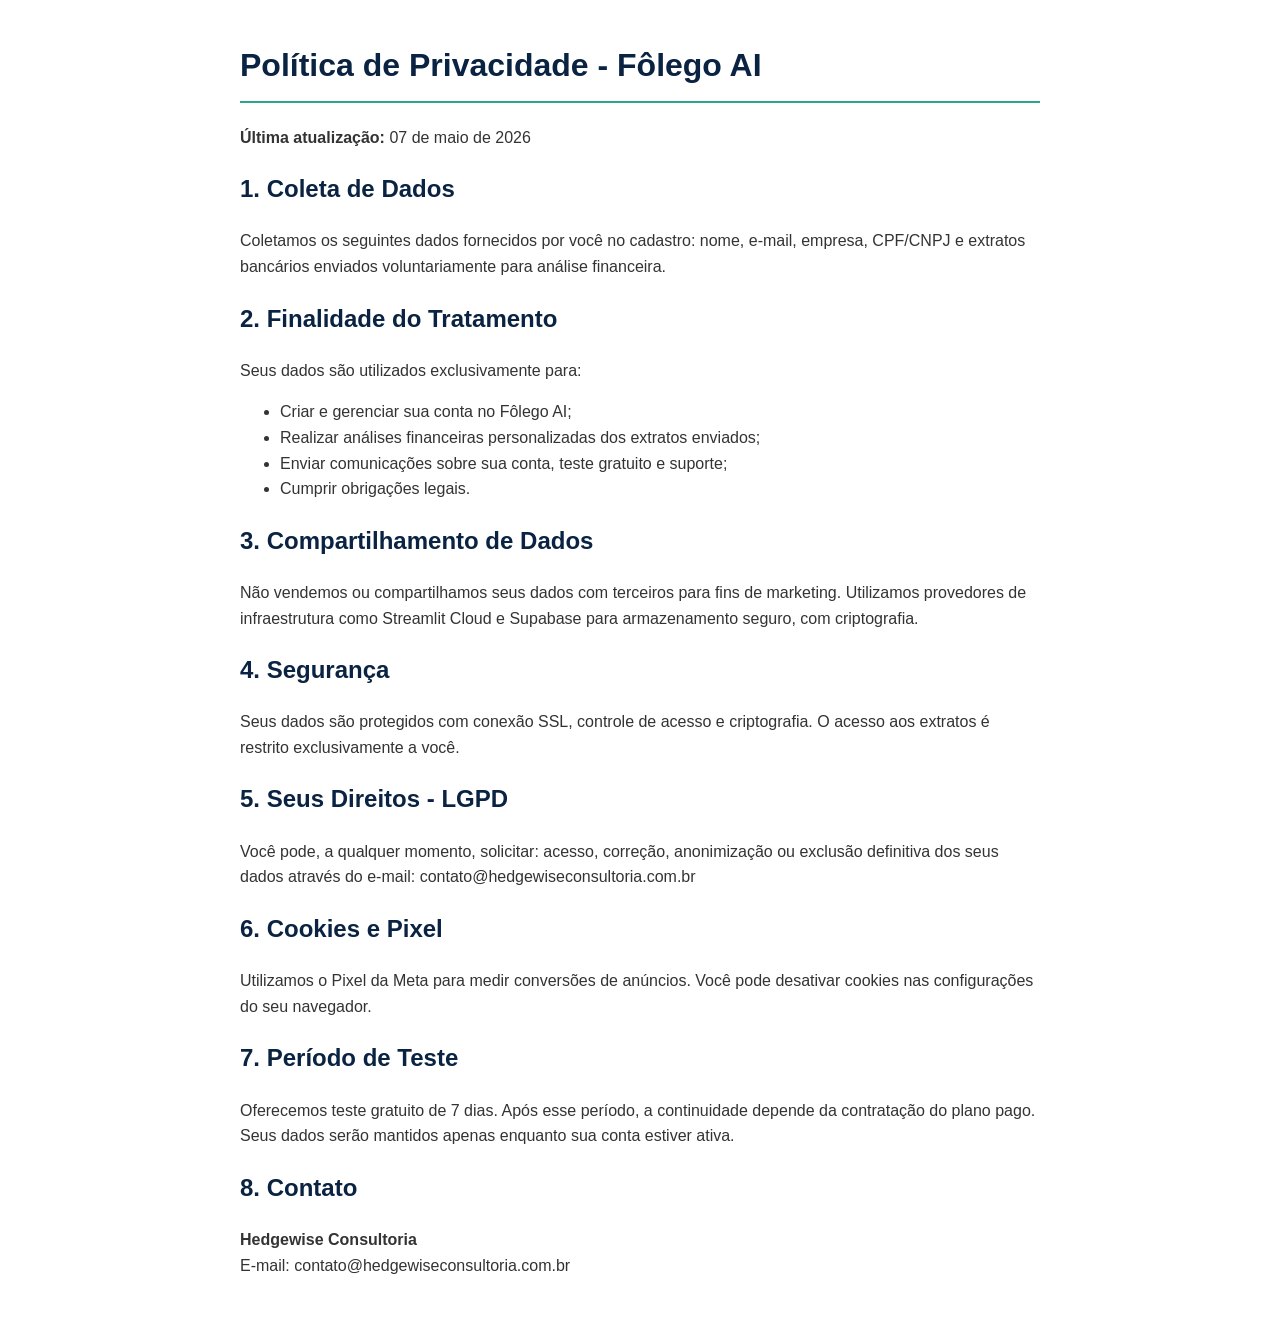
<file: politica/index.html>
<!DOCTYPE html>
<html lang="pt-BR">
<head>
    <meta charset="UTF-8">
    <meta name="viewport" content="width=device-width, initial-scale=1.0">
    <title>Política de Privacidade - Fôlego AI</title>
    <style>
        body { font-family: Arial, sans-serif; max-width: 800px; margin: 40px auto; padding: 0 20px; line-height: 1.6; color: #333; }
        h1, h2 { color: #0A2342; }
        h1 { border-bottom: 2px solid #2CA58D; padding-bottom: 10px; }
    </style>
</head>
<body>
    <h1>Política de Privacidade - Fôlego AI</h1>
    <p><strong>Última atualização:</strong> 07 de maio de 2026</p>

    <h2>1. Coleta de Dados</h2>
    <p>Coletamos os seguintes dados fornecidos por você no cadastro: nome, e-mail, empresa, CPF/CNPJ e extratos bancários enviados voluntariamente para análise financeira.</p>

    <h2>2. Finalidade do Tratamento</h2>
    <p>Seus dados são utilizados exclusivamente para:</p>
    <ul>
        <li>Criar e gerenciar sua conta no Fôlego AI;</li>
        <li>Realizar análises financeiras personalizadas dos extratos enviados;</li>
        <li>Enviar comunicações sobre sua conta, teste gratuito e suporte;</li>
        <li>Cumprir obrigações legais.</li>
    </ul>

    <h2>3. Compartilhamento de Dados</h2>
    <p>Não vendemos ou compartilhamos seus dados com terceiros para fins de marketing. Utilizamos provedores de infraestrutura como Streamlit Cloud e Supabase para armazenamento seguro, com criptografia.</p>

    <h2>4. Segurança</h2>
    <p>Seus dados são protegidos com conexão SSL, controle de acesso e criptografia. O acesso aos extratos é restrito exclusivamente a você.</p>

    <h2>5. Seus Direitos - LGPD</h2>
    <p>Você pode, a qualquer momento, solicitar: acesso, correção, anonimização ou exclusão definitiva dos seus dados através do e-mail: contato@hedgewiseconsultoria.com.br</p>

    <h2>6. Cookies e Pixel</h2>
    <p>Utilizamos o Pixel da Meta para medir conversões de anúncios. Você pode desativar cookies nas configurações do seu navegador.</p>

    <h2>7. Período de Teste</h2>
    <p>Oferecemos teste gratuito de 7 dias. Após esse período, a continuidade depende da contratação do plano pago. Seus dados serão mantidos apenas enquanto sua conta estiver ativa.</p>

    <h2>8. Contato</h2>
    <p><strong>Hedgewise Consultoria</strong><br>
    E-mail: contato@hedgewiseconsultoria.com.br</p>
</body>
</html>
</file>
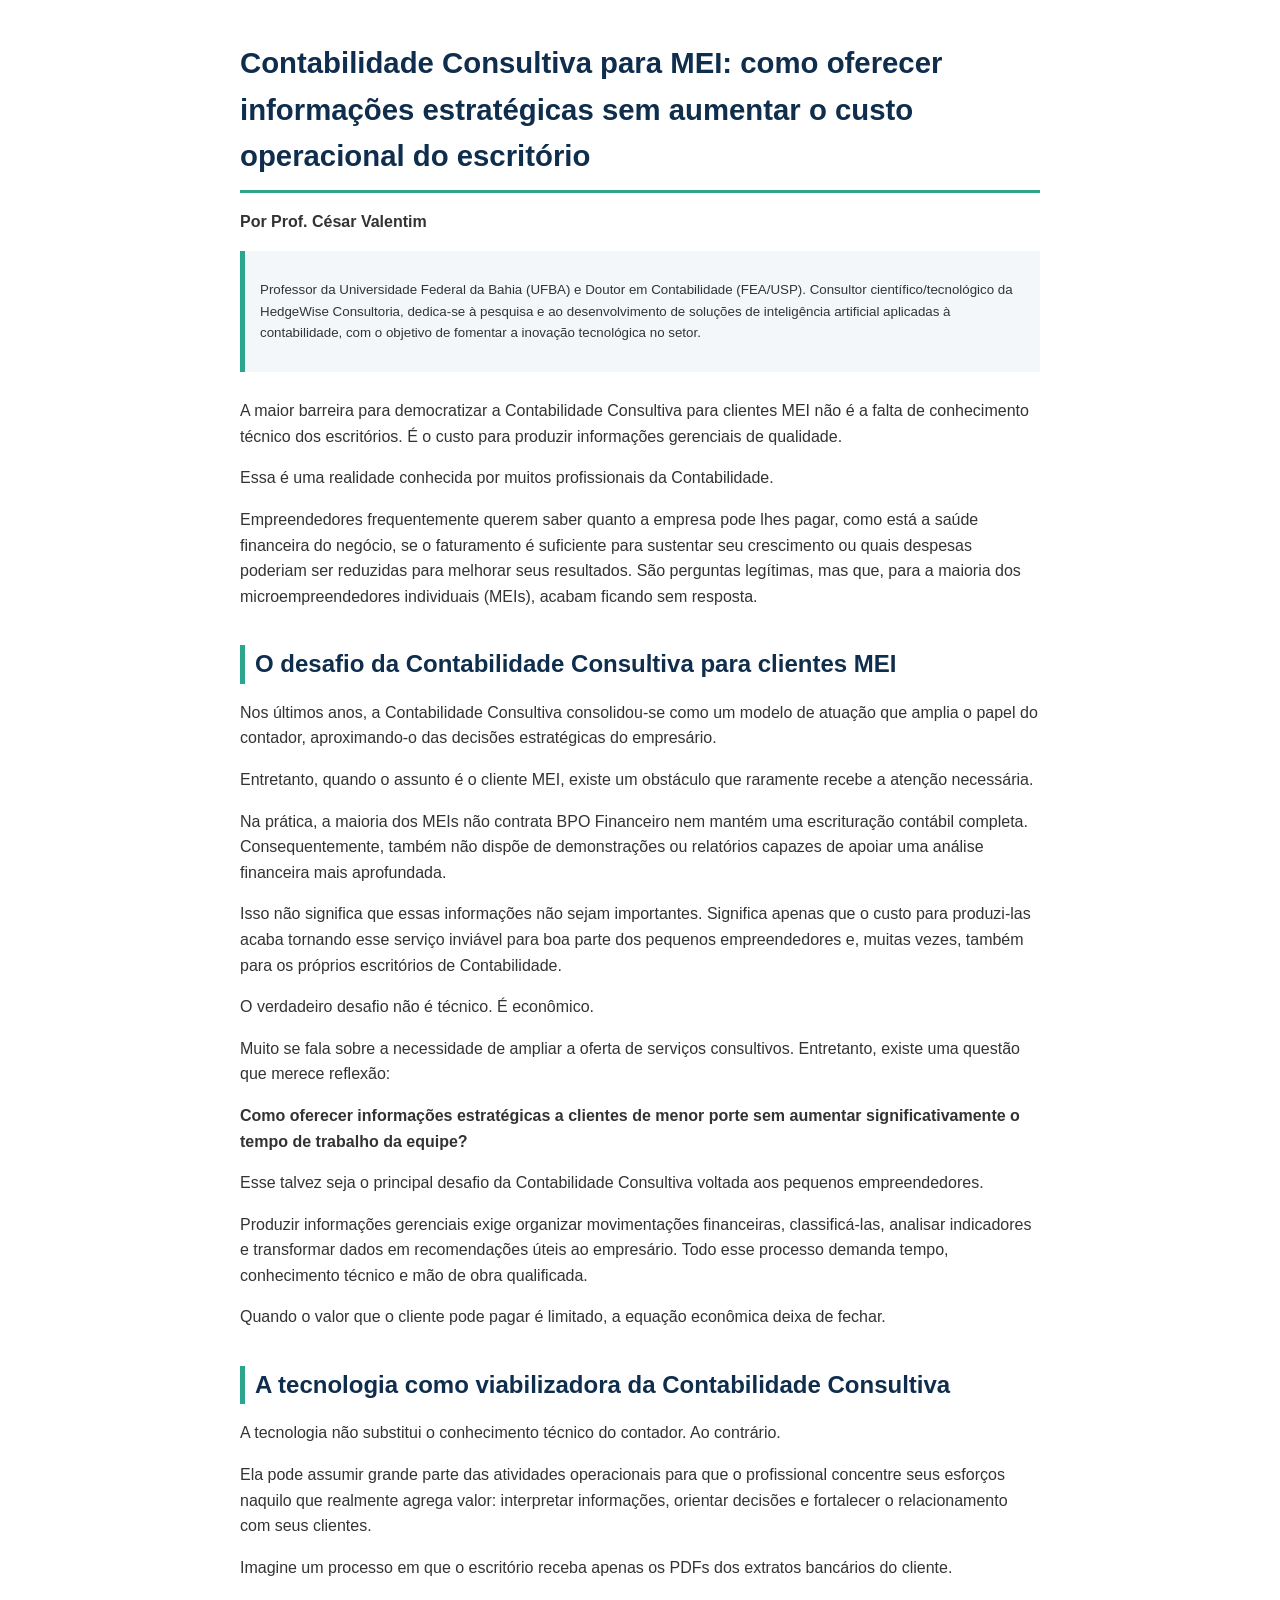
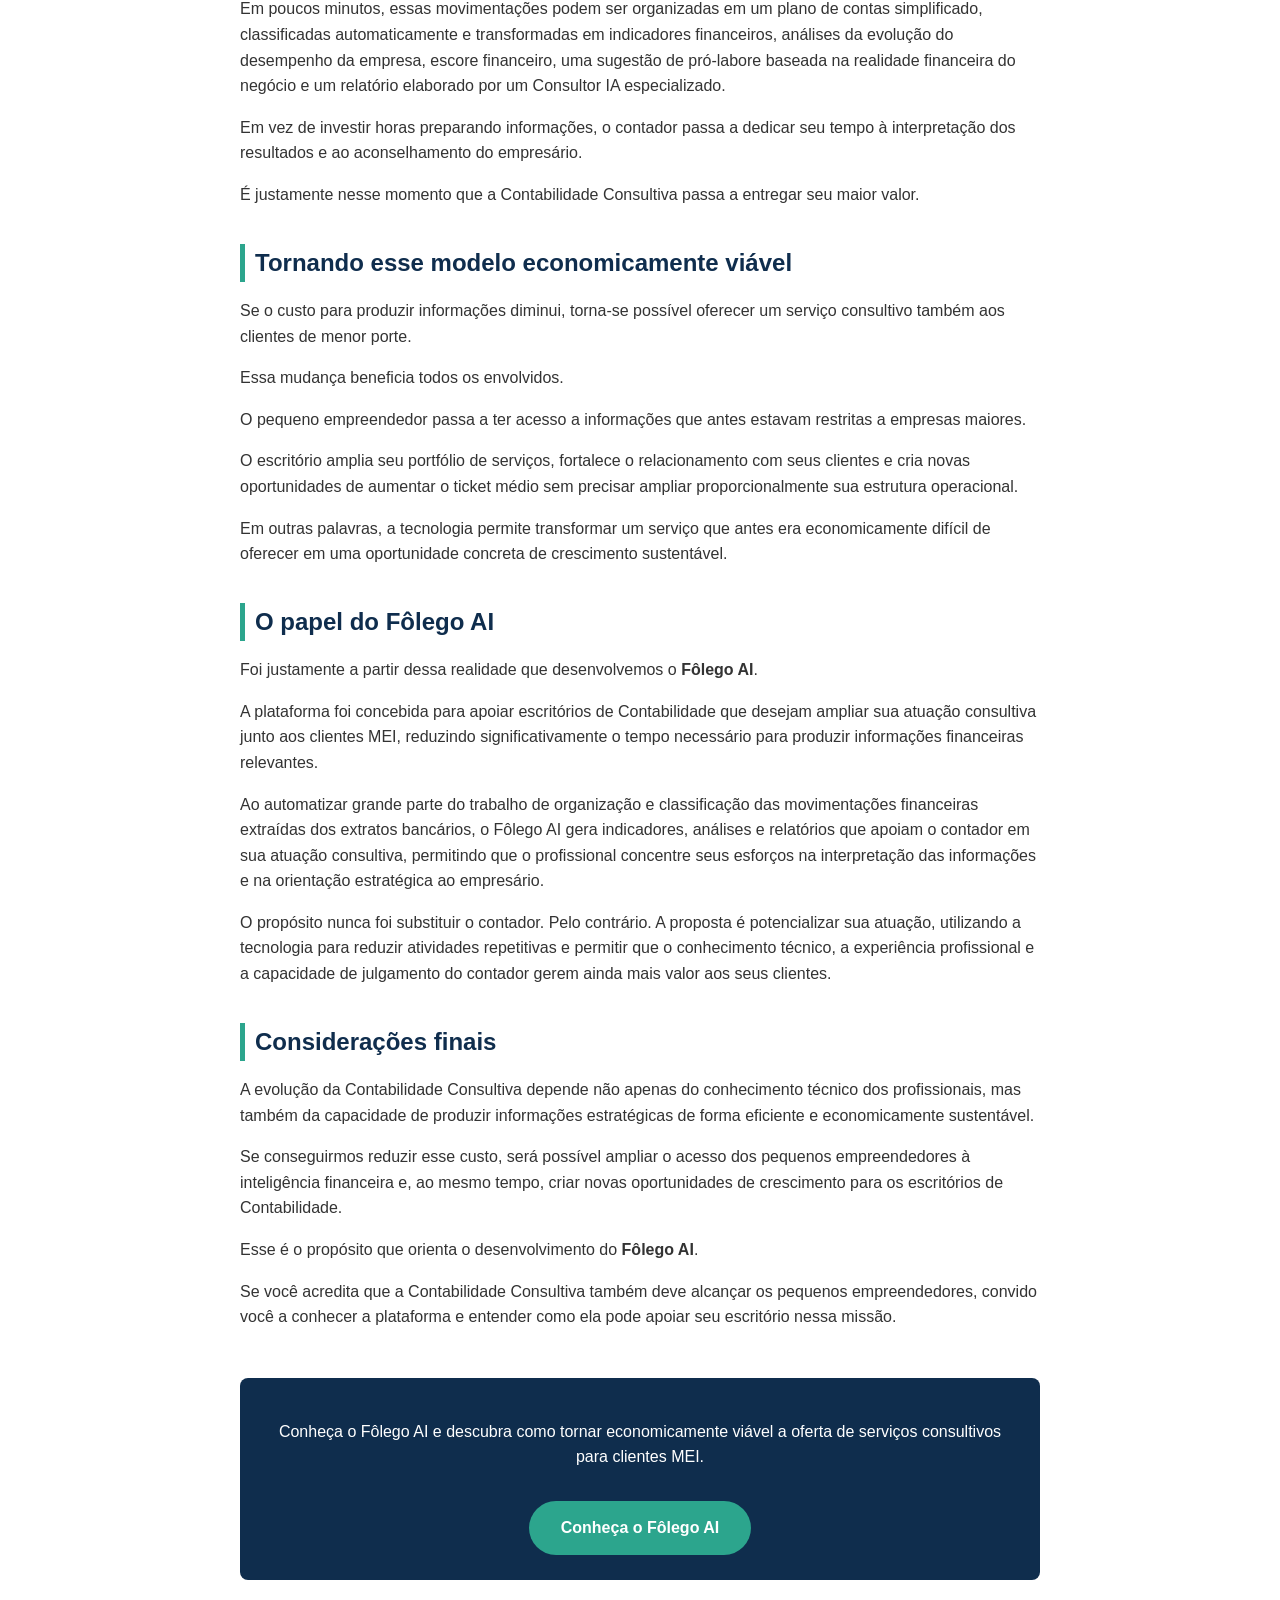
<file: blog/contabilidade-consultiva-mei/index.html>
<!DOCTYPE html>
<html lang="pt-BR">
<head>
    <meta charset="UTF-8">
    <meta name="viewport" content="width=device-width, initial-scale=1.0">
    <title>Contabilidade Consultiva para MEI: Como Oferecer Inteligência Estratégica sem Aumentar Custos | Fôlego AI</title>
    <meta name="description" content="Descubra como a Fôlego AI ajuda escritórios de contabilidade a oferecer serviços de contabilidade consultiva para MEI com eficiência, reduzindo custos operacionais e gerando valor.">
    <meta name="author" content="César Carvalho">
    <style>
        @page {
            size: A4;
            margin: 20mm;
            background-color: #ffffff;
        }
        /* Paleta atualizada com o verde da Landing Page */
        :root {
            --primary-dark: #0f2d4d; /* Mantido como azul marinho da logo */
            --primary-accent: #2CA58D; /* Verde da Landing Page */
            --text-color: #333333;
            --bg-light: #f4f7f9;
        }
        body {
            font-family: 'Helvetica Neue', Helvetica, Arial, sans-serif;
            line-height: 1.6;
            color: var(--text-color);
            max-width: 800px;
            margin: 0 auto;
            padding: 20px;
            background-color: #ffffff;
        }
        h1 { color: var(--primary-dark); font-size: 22pt; margin-bottom: 0.5em; border-bottom: 3px solid var(--primary-accent); padding-bottom: 10px; }
        h2 { color: var(--primary-dark); font-size: 18pt; margin-top: 1.5em; margin-bottom: 0.5em; border-left: 5px solid var(--primary-accent); padding-left: 10px; }
        p { margin-bottom: 1em; }
        .author-bio {
            background-color: var(--bg-light);
            padding: 15px;
            border-left: 5px solid var(--primary-accent);
            font-size: 10pt;
            margin-bottom: 2em;
        }
        .cta {
            background-color: var(--primary-dark);
            color: white;
            padding: 25px;
            text-align: center;
            margin-top: 3em;
            border-radius: 8px;
        }
        /* Botão estilizado como a Landing Page */
        .cta a { 
            background-color: var(--primary-accent);
            color: #ffffff; 
            font-weight: bold; 
            text-decoration: none; 
            padding: 14px 32px; 
            border-radius: 50px; 
            display: inline-block; 
            margin-top: 15px;
            transition: all 0.25s;
        }
        .cta a:hover { opacity: 0.9; transform: translateY(-2px); }
    </style>
</head>
<body>

    <header>
        <h1><strong>Contabilidade Consultiva para MEI:</strong> como oferecer informações estratégicas sem aumentar o custo operacional do escritório</h1>
        <p><strong>Por Prof. César Valentim</strong></p>
    </header>

    <div class="author-bio">
        <p>Professor da Universidade Federal da Bahia (UFBA) e Doutor em Contabilidade (FEA/USP). Consultor científico/tecnológico da HedgeWise Consultoria, dedica-se à pesquisa e ao desenvolvimento de soluções de inteligência artificial aplicadas à contabilidade, com o objetivo de fomentar a inovação tecnológica no setor.</p>
    </div>

    <p>A maior barreira para democratizar a Contabilidade Consultiva para clientes MEI não é a falta de conhecimento técnico dos escritórios. É o custo para produzir informações gerenciais de qualidade.</p>
    <p>Essa é uma realidade conhecida por muitos profissionais da Contabilidade.</p>
    <p>Empreendedores frequentemente querem saber quanto a empresa pode lhes pagar, como está a saúde financeira do negócio, se o faturamento é suficiente para sustentar seu crescimento ou quais despesas poderiam ser reduzidas para melhorar seus resultados. São perguntas legítimas, mas que, para a maioria dos microempreendedores individuais (MEIs), acabam ficando sem resposta.</p>

    <h2>O desafio da Contabilidade Consultiva para clientes MEI</h2>
    <p>Nos últimos anos, a Contabilidade Consultiva consolidou-se como um modelo de atuação que amplia o papel do contador, aproximando-o das decisões estratégicas do empresário.</p>
    <p>Entretanto, quando o assunto é o cliente MEI, existe um obstáculo que raramente recebe a atenção necessária.</p>
    <p>Na prática, a maioria dos MEIs não contrata BPO Financeiro nem mantém uma escrituração contábil completa. Consequentemente, também não dispõe de demonstrações ou relatórios capazes de apoiar uma análise financeira mais aprofundada.</p>
    <p>Isso não significa que essas informações não sejam importantes. Significa apenas que o custo para produzi-las acaba tornando esse serviço inviável para boa parte dos pequenos empreendedores e, muitas vezes, também para os próprios escritórios de Contabilidade.</p>
    <p>O verdadeiro desafio não é técnico. É econômico.</p>
    <p>Muito se fala sobre a necessidade de ampliar a oferta de serviços consultivos. Entretanto, existe uma questão que merece reflexão:</p>
    <p><strong>Como oferecer informações estratégicas a clientes de menor porte sem aumentar significativamente o tempo de trabalho da equipe?</strong></p>
    <p>Esse talvez seja o principal desafio da Contabilidade Consultiva voltada aos pequenos empreendedores.</p>
    <p>Produzir informações gerenciais exige organizar movimentações financeiras, classificá-las, analisar indicadores e transformar dados em recomendações úteis ao empresário. Todo esse processo demanda tempo, conhecimento técnico e mão de obra qualificada.</p>
    <p>Quando o valor que o cliente pode pagar é limitado, a equação econômica deixa de fechar.</p>

    <h2>A tecnologia como viabilizadora da Contabilidade Consultiva</h2>
    <p>A tecnologia não substitui o conhecimento técnico do contador. Ao contrário.</p>
    <p>Ela pode assumir grande parte das atividades operacionais para que o profissional concentre seus esforços naquilo que realmente agrega valor: interpretar informações, orientar decisões e fortalecer o relacionamento com seus clientes.</p>
    <p>Imagine um processo em que o escritório receba apenas os PDFs dos extratos bancários do cliente.</p>
    <p>Em poucos minutos, essas movimentações podem ser organizadas em um plano de contas simplificado, classificadas automaticamente e transformadas em indicadores financeiros, análises da evolução do desempenho da empresa, escore financeiro, uma sugestão de pró-labore baseada na realidade financeira do negócio e um relatório elaborado por um Consultor IA especializado.</p>
    <p>Em vez de investir horas preparando informações, o contador passa a dedicar seu tempo à interpretação dos resultados e ao aconselhamento do empresário.</p>
    <p>É justamente nesse momento que a Contabilidade Consultiva passa a entregar seu maior valor.</p>

    <h2>Tornando esse modelo economicamente viável</h2>
    <p>Se o custo para produzir informações diminui, torna-se possível oferecer um serviço consultivo também aos clientes de menor porte.</p>
    <p>Essa mudança beneficia todos os envolvidos.</p>
    <p>O pequeno empreendedor passa a ter acesso a informações que antes estavam restritas a empresas maiores.</p>
    <p>O escritório amplia seu portfólio de serviços, fortalece o relacionamento com seus clientes e cria novas oportunidades de aumentar o ticket médio sem precisar ampliar proporcionalmente sua estrutura operacional.</p>
    <p>Em outras palavras, a tecnologia permite transformar um serviço que antes era economicamente difícil de oferecer em uma oportunidade concreta de crescimento sustentável.</p>

    <h2>O papel do Fôlego AI</h2>
    <p>Foi justamente a partir dessa realidade que desenvolvemos o <strong>Fôlego AI</strong>.</p>
    <p>A plataforma foi concebida para apoiar escritórios de Contabilidade que desejam ampliar sua atuação consultiva junto aos clientes MEI, reduzindo significativamente o tempo necessário para produzir informações financeiras relevantes.</p>
    <p>Ao automatizar grande parte do trabalho de organização e classificação das movimentações financeiras extraídas dos extratos bancários, o Fôlego AI gera indicadores, análises e relatórios que apoiam o contador em sua atuação consultiva, permitindo que o profissional concentre seus esforços na interpretação das informações e na orientação estratégica ao empresário.</p>
    <p>O propósito nunca foi substituir o contador. Pelo contrário. A proposta é potencializar sua atuação, utilizando a tecnologia para reduzir atividades repetitivas e permitir que o conhecimento técnico, a experiência profissional e a capacidade de julgamento do contador gerem ainda mais valor aos seus clientes.</p>

    <h2>Considerações finais</h2>
    <p>A evolução da Contabilidade Consultiva depende não apenas do conhecimento técnico dos profissionais, mas também da capacidade de produzir informações estratégicas de forma eficiente e economicamente sustentável.</p>
    <p>Se conseguirmos reduzir esse custo, será possível ampliar o acesso dos pequenos empreendedores à inteligência financeira e, ao mesmo tempo, criar novas oportunidades de crescimento para os escritórios de Contabilidade.</p>
    <p>Esse é o propósito que orienta o desenvolvimento do <strong>Fôlego AI</strong>.</p>
    <p>Se você acredita que a Contabilidade Consultiva também deve alcançar os pequenos empreendedores, convido você a conhecer a plataforma e entender como ela pode apoiar seu escritório nessa missão.</p>

    <div class="cta">
        <p style="color: white;">Conheça o Fôlego AI e descubra como tornar economicamente viável a oferta de serviços consultivos para clientes MEI.</p>
        <a href="https://hedgewiseconsultoria.com.br">Conheça o Fôlego AI</a>
    </div>

</body>
</html>
</file>
